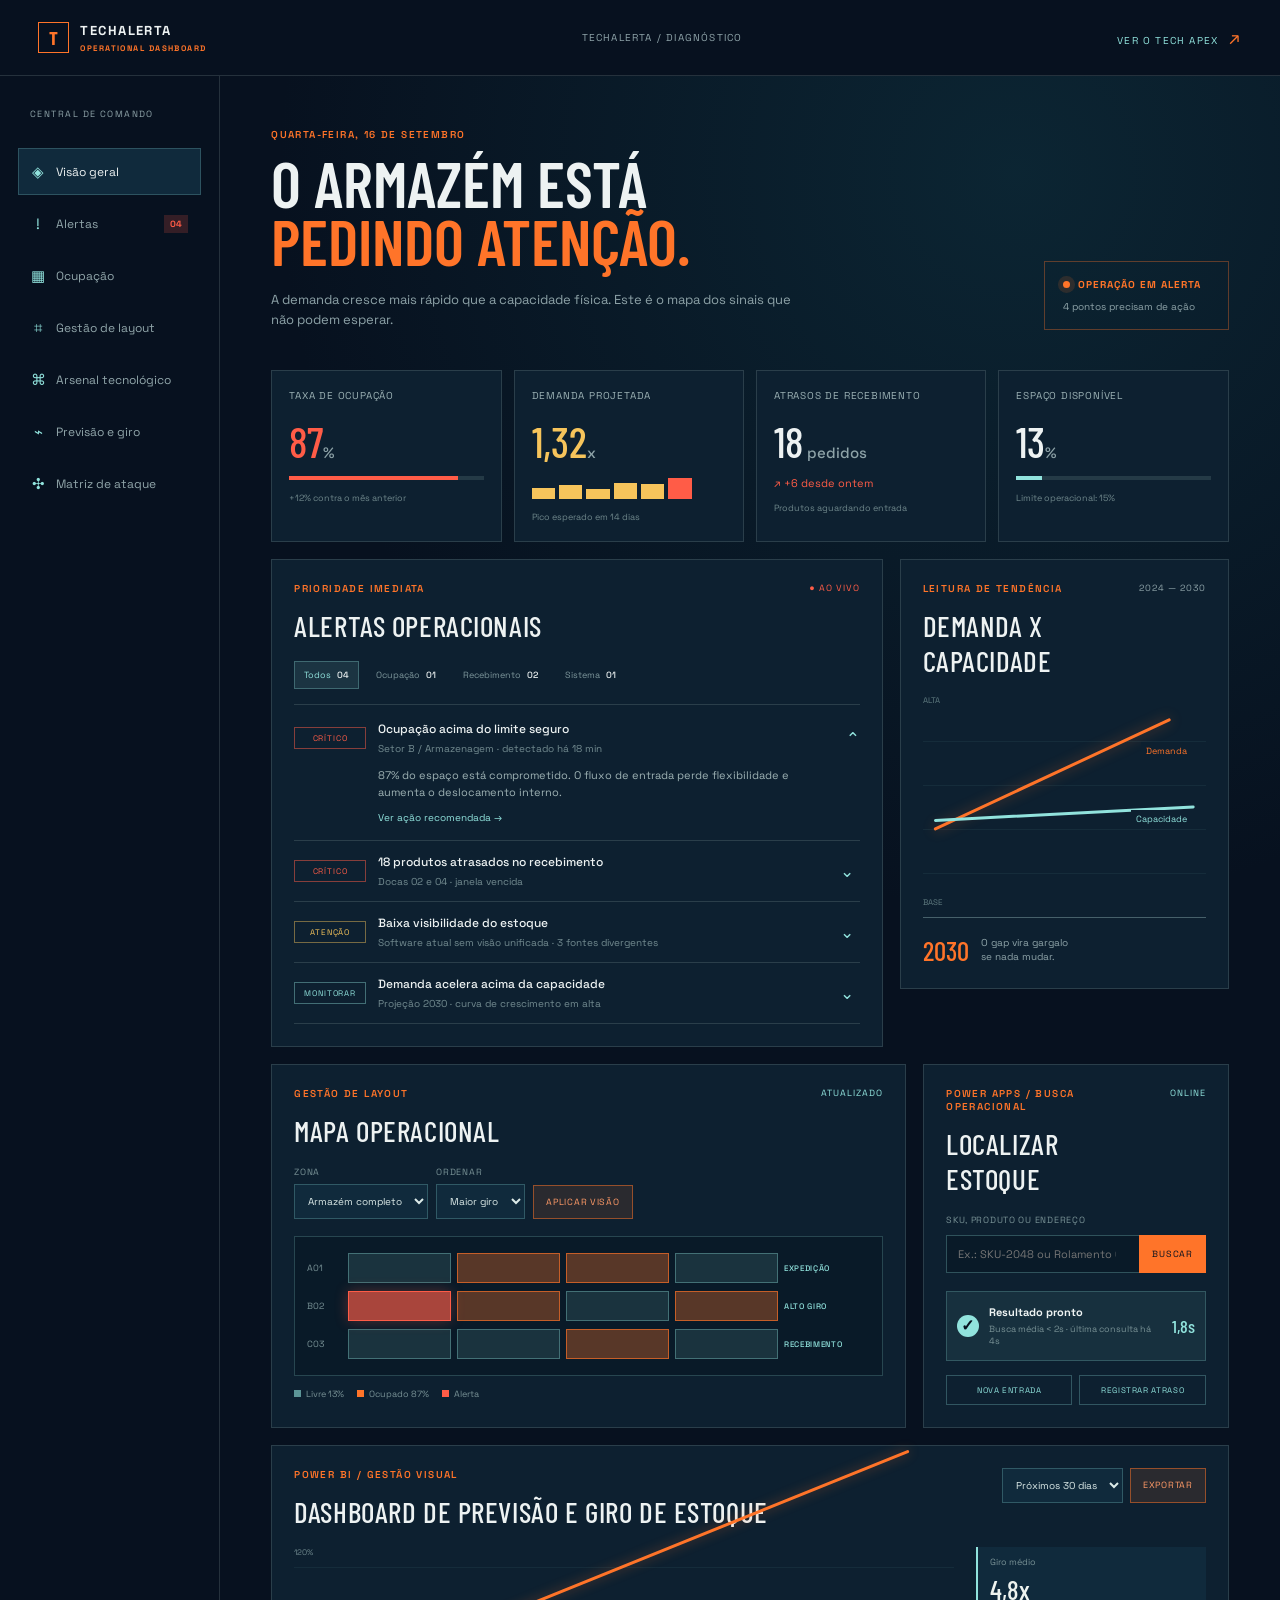
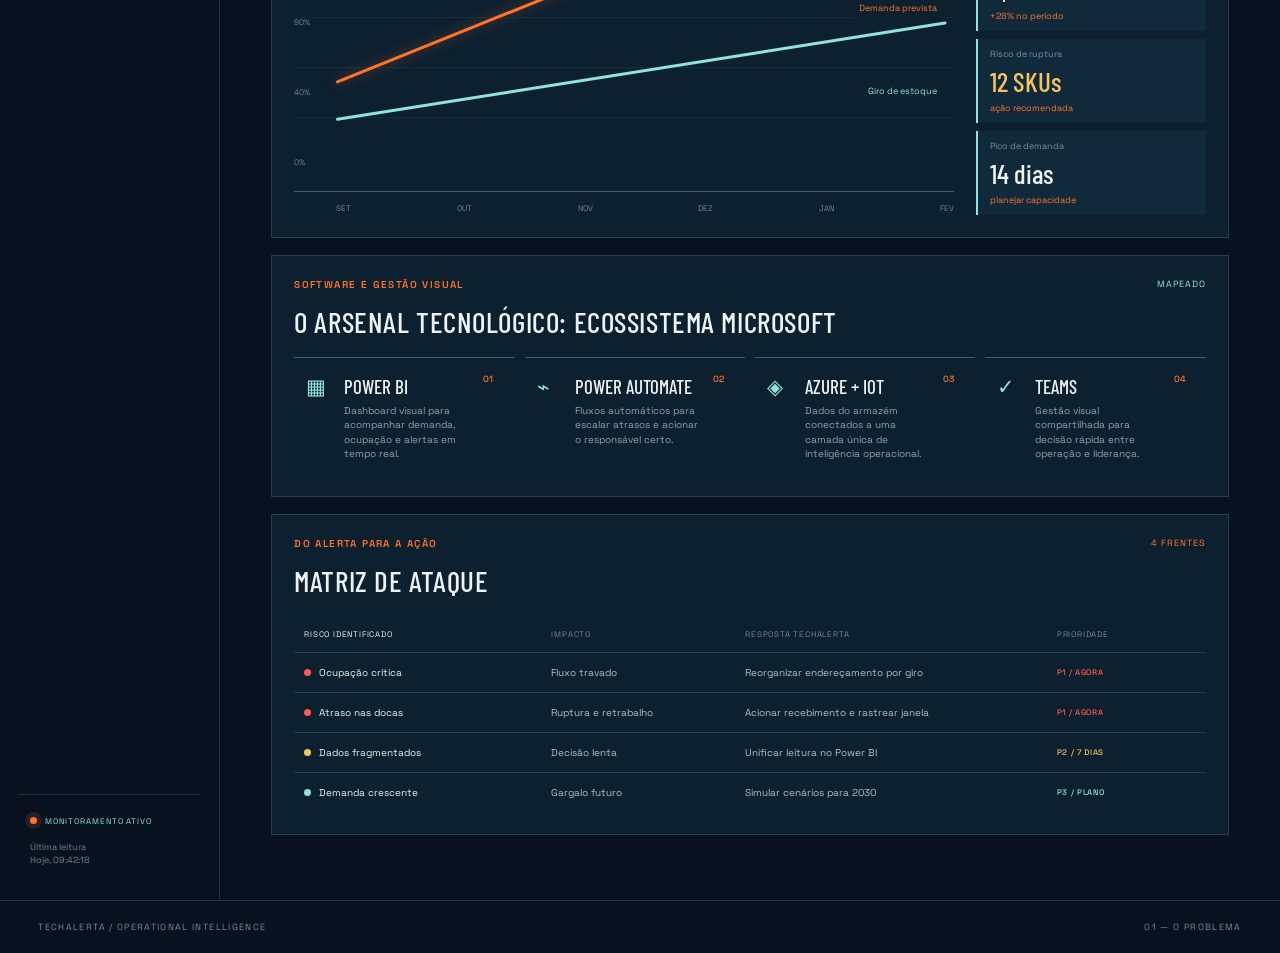
<file: index.html>
<!doctype html>
<html lang="pt-BR">
<head>
  <meta charset="utf-8">
  <meta name="viewport" content="width=device-width, initial-scale=1">
  <title>TechAlerta | Dashboard operacional</title>
  <link rel="stylesheet" href="styles.css">
  <link rel="stylesheet" href="dashboard.css">
  <link rel="stylesheet" href="operations.css">
</head>
<body>
  <header class="topbar">
    <a class="brand" href="../solucao/index.html" aria-label="Ir para o Tech Apex"><span class="brand-mark">T</span><span>TECHALERTA <small>OPERATIONAL DASHBOARD</small></span></a>
    <span class="eyebrow">TECHALERTA / DIAGNÓSTICO</span>
    <a class="switch-link" href="solucao/index2.html">Ver o Tech Apex <span>↗</span></a>
  </header>

  <main class="dashboard-shell">
    <aside class="sidebar">
      <div class="side-label">CENTRAL DE COMANDO</div>
      <nav aria-label="Navegação do dashboard">
        <a class="active" href="#visao-geral"><span>◈</span> Visão geral</a>
        <a href="#alertas"><span>!</span> Alertas <b>04</b></a>
        <a href="#ocupacao"><span>▦</span> Ocupação</a>
        <a href="#layout"><span>⌗</span> Gestão de layout</a>
        <a href="#arsenal"><span>⌘</span> Arsenal tecnológico</a>
        <a href="#previsao"><span>⌁</span> Previsão e giro</a>
        <a href="#matriz"><span>✣</span> Matriz de ataque</a>
      </nav>
      <div class="sidebar-foot"><span class="pulse"></span><span>MONITORAMENTO ATIVO</span><small>Última leitura<br>Hoje, 09:42:18</small></div>
    </aside>

    <div class="dashboard-content">
      <section id="visao-geral" class="dashboard-head">
        <div><p class="kicker">Quarta-feira, 16 de setembro</p><h1>O armazém está<br><em>pedindo atenção.</em></h1><p class="head-note">A demanda cresce mais rápido que a capacidade física. Este é o mapa dos sinais que não podem esperar.</p></div>
        <div class="head-status"><span class="pulse"></span><strong>OPERAÇÃO EM ALERTA</strong><small>4 pontos precisam de ação</small></div>
      </section>

      <section class="kpi-grid" id="ocupacao" aria-label="Indicadores de operação">
        <article class="kpi-card danger"><span>Taxa de ocupação</span><strong>87<small>%</small></strong><div class="meter"><i style="width:87%"></i></div><small class="kpi-foot">+12% contra o mês anterior</small></article>
        <article class="kpi-card warning"><span>Demanda projetada</span><strong>1,32<small>x</small></strong><div class="spark"><i></i><i></i><i></i><i></i><i></i><i></i></div><small class="kpi-foot">Pico esperado em 14 dias</small></article>
        <article class="kpi-card"><span>Atrasos de recebimento</span><strong>18<small> pedidos</small></strong><div class="kpi-trend">↗ +6 desde ontem</div><small class="kpi-foot">Produtos aguardando entrada</small></article>
        <article class="kpi-card"><span>Espaço disponível</span><strong>13<small>%</small></strong><div class="meter cool"><i style="width:13%"></i></div><small class="kpi-foot">Limite operacional: 15%</small></article>
      </section>

      <section class="workspace-grid">
        <div class="panel alert-panel" id="alertas">
          <div class="panel-title"><div><p class="kicker">Prioridade imediata</p><h2>Alertas operacionais</h2></div><span class="live-tag">● AO VIVO</span></div>
          <div class="alert-filters"><a href="#alertas">Todos <b>04</b></a><a href="#ocupacao">Ocupação <b>01</b></a><a href="#recebimento">Recebimento <b>02</b></a><a href="#software">Sistema <b>01</b></a></div>
          <div class="alert-list">
            <details class="alert-item critical" open><summary><span class="alert-level">CRÍTICO</span><span><strong>Ocupação acima do limite seguro</strong><small>Setor B / Armazenagem · detectado há 18 min</small></span><b class="chevron">⌄</b></summary><div class="alert-detail"><p>87% do espaço está comprometido. O fluxo de entrada perde flexibilidade e aumenta o deslocamento interno.</p><a href="#matriz">Ver ação recomendada →</a></div></details>
            <details class="alert-item critical" id="recebimento"><summary><span class="alert-level">CRÍTICO</span><span><strong>18 produtos atrasados no recebimento</strong><small>Docas 02 e 04 · janela vencida</small></span><b class="chevron">⌄</b></summary><div class="alert-detail"><p>O atraso de entrada desorganiza o endereçamento e cria risco de ruptura para pedidos prioritários.</p><a href="#matriz">Ver ação recomendada →</a></div></details>
            <details class="alert-item warning" id="software"><summary><span class="alert-level">ATENÇÃO</span><span><strong>Baixa visibilidade do estoque</strong><small>Software atual sem visão unificada · 3 fontes divergentes</small></span><b class="chevron">⌄</b></summary><div class="alert-detail"><p>Dados fragmentados impedem uma leitura confiável de giro, demanda e capacidade em uma única tela.</p><a href="#arsenal">Ver stack de resposta →</a></div></details>
            <details class="alert-item info"><summary><span class="alert-level">MONITORAR</span><span><strong>Demanda acelera acima da capacidade</strong><small>Projeção 2030 · curva de crescimento em alta</small></span><b class="chevron">⌄</b></summary><div class="alert-detail"><p>O descolamento entre crescimento e espaço físico indica a necessidade de atacar o fluxo antes da expansão.</p><a href="#matriz">Ver matriz de ataque →</a></div></details>
          </div>
        </div>

        <div class="panel demand-panel"><div class="panel-title"><div><p class="kicker">Leitura de tendência</p><h2>Demanda x capacidade</h2></div><span class="period">2024 — 2030</span></div><div class="big-chart"><span class="chart-y y-top">ALTA</span><span class="chart-y y-bottom">BASE</span><div class="chart-grid"></div><div class="chart-line demand-line"></div><div class="chart-line capacity-line"></div><span class="chart-legend demand-key">Demanda</span><span class="chart-legend capacity-key">Capacidade</span></div><div class="chart-callout"><b>2030</b><span>O gap vira gargalo<br>se nada mudar.</span></div></div>
      </section>

      <section class="management-grid" id="layout">
        <div class="panel layout-panel"><div class="panel-title"><div><p class="kicker">Gestão de layout</p><h2>Mapa operacional</h2></div><span class="system-state">ATUALIZADO</span></div><div class="layout-toolbar"><label>Zona <select><option>Armazém completo</option><option>Setor A</option><option>Setor B</option><option>Docas</option></select></label><label>Ordenar <select><option>Maior giro</option><option>Ocupação</option><option>Risco</option></select></label><button type="button">Aplicar visão</button></div><div class="warehouse-map"><div class="map-row"><span>A01</span><i class="free"></i><i class="busy"></i><i class="busy"></i><i class="free"></i><b>EXPEDIÇÃO</b></div><div class="map-row"><span>B02</span><i class="busy critical-cell"></i><i class="busy"></i><i class="free"></i><i class="busy"></i><b>ALTO GIRO</b></div><div class="map-row"><span>C03</span><i class="free"></i><i class="free"></i><i class="busy"></i><i class="free"></i><b>RECEBIMENTO</b></div></div><div class="map-legend"><span><i class="free"></i>Livre 13%</span><span><i class="busy"></i>Ocupado 87%</span><span><i class="critical-cell"></i>Alerta</span></div></div>
        <div class="panel app-panel"><div class="panel-title"><div><p class="kicker">Power Apps / busca operacional</p><h2>Localizar estoque</h2></div><span class="system-state">ONLINE</span></div><form class="stock-search"><label for="stock-query">SKU, produto ou endereço</label><div><input id="stock-query" type="search" placeholder="Ex.: SKU-2048 ou Rolamento 6204"><button type="submit">Buscar</button></div></form><div class="search-result"><span class="result-icon">✓</span><div><strong>Resultado pronto</strong><small>Busca média &lt; 2s · última consulta há 4s</small></div><b>1,8s</b></div><div class="app-shortcuts"><button type="button">Nova entrada</button><button type="button">Registrar atraso</button></div></div>
      </section>

      <section class="panel forecast-panel" id="previsao"><div class="panel-title"><div><p class="kicker">Power BI / gestão visual</p><h2>Dashboard de previsão e giro de estoque</h2></div><div class="dashboard-actions"><select aria-label="Período do dashboard"><option>Próximos 30 dias</option><option>Próximos 90 dias</option><option>Visão 2030</option></select><button type="button">Exportar</button></div></div><div class="forecast-layout"><div class="forecast-chart"><div class="forecast-axis"><span>120%</span><span>80%</span><span>40%</span><span>0%</span></div><div class="forecast-grid"></div><div class="forecast-line predicted-line"></div><div class="forecast-line turnover-line"></div><div class="forecast-label predicted-label">Demanda prevista</div><div class="forecast-label turnover-label">Giro de estoque</div><div class="forecast-months"><span>SET</span><span>OUT</span><span>NOV</span><span>DEZ</span><span>JAN</span><span>FEV</span></div></div><div class="forecast-stats"><div><span>Giro médio</span><strong>4,8x</strong><small>+28% no período</small></div><div><span>Risco de ruptura</span><strong class="yellow-text">12 SKUs</strong><small>ação recomendada</small></div><div><span>Pico de demanda</span><strong>14 dias</strong><small>planejar capacidade</small></div></div></div></section>

      <section class="panel arsenal-panel" id="arsenal"><div class="panel-title"><div><p class="kicker">Software e gestão visual</p><h2>O Arsenal Tecnológico: Ecossistema Microsoft</h2></div><span class="system-state">MAPEADO</span></div><div class="arsenal-grid"><article><span class="tech-icon">▦</span><div><h3>Power BI</h3><p>Dashboard visual para acompanhar demanda, ocupação e alertas em tempo real.</p></div><b>01</b></article><article><span class="tech-icon">⌁</span><div><h3>Power Automate</h3><p>Fluxos automáticos para escalar atrasos e acionar o responsável certo.</p></div><b>02</b></article><article><span class="tech-icon">◈</span><div><h3>Azure + IoT</h3><p>Dados do armazém conectados a uma camada única de inteligência operacional.</p></div><b>03</b></article><article><span class="tech-icon">✓</span><div><h3>Teams</h3><p>Gestão visual compartilhada para decisão rápida entre operação e liderança.</p></div><b>04</b></article></div></section>

      <section class="panel matrix-panel" id="matriz"><div class="panel-title"><div><p class="kicker">Do alerta para a ação</p><h2>Matriz de ataque</h2></div><span class="system-state orange-state">4 FRENTES</span></div><div class="matrix-table"><div class="matrix-row matrix-head"><span>Risco identificado</span><span>Impacto</span><span>Resposta TechAlerta</span><span>Prioridade</span></div><div class="matrix-row"><span><b class="row-dot red"></b>Ocupação crítica</span><span>Fluxo travado</span><span>Reorganizar endereçamento por giro</span><strong class="priority p1">P1 / AGORA</strong></div><div class="matrix-row"><span><b class="row-dot red"></b>Atraso nas docas</span><span>Ruptura e retrabalho</span><span>Acionar recebimento e rastrear janela</span><strong class="priority p1">P1 / AGORA</strong></div><div class="matrix-row"><span><b class="row-dot yellow"></b>Dados fragmentados</span><span>Decisão lenta</span><span>Unificar leitura no Power BI</span><strong class="priority p2">P2 / 7 DIAS</strong></div><div class="matrix-row"><span><b class="row-dot blue"></b>Demanda crescente</span><span>Gargalo futuro</span><span>Simular cenários para 2030</span><strong class="priority p3">P3 / PLANO</strong></div></div></section>
    </div>
  </main>
  <footer><span>TECHALERTA / OPERATIONAL INTELLIGENCE</span><span>01 — O PROBLEMA</span></footer>
</body>
</html>
</file>
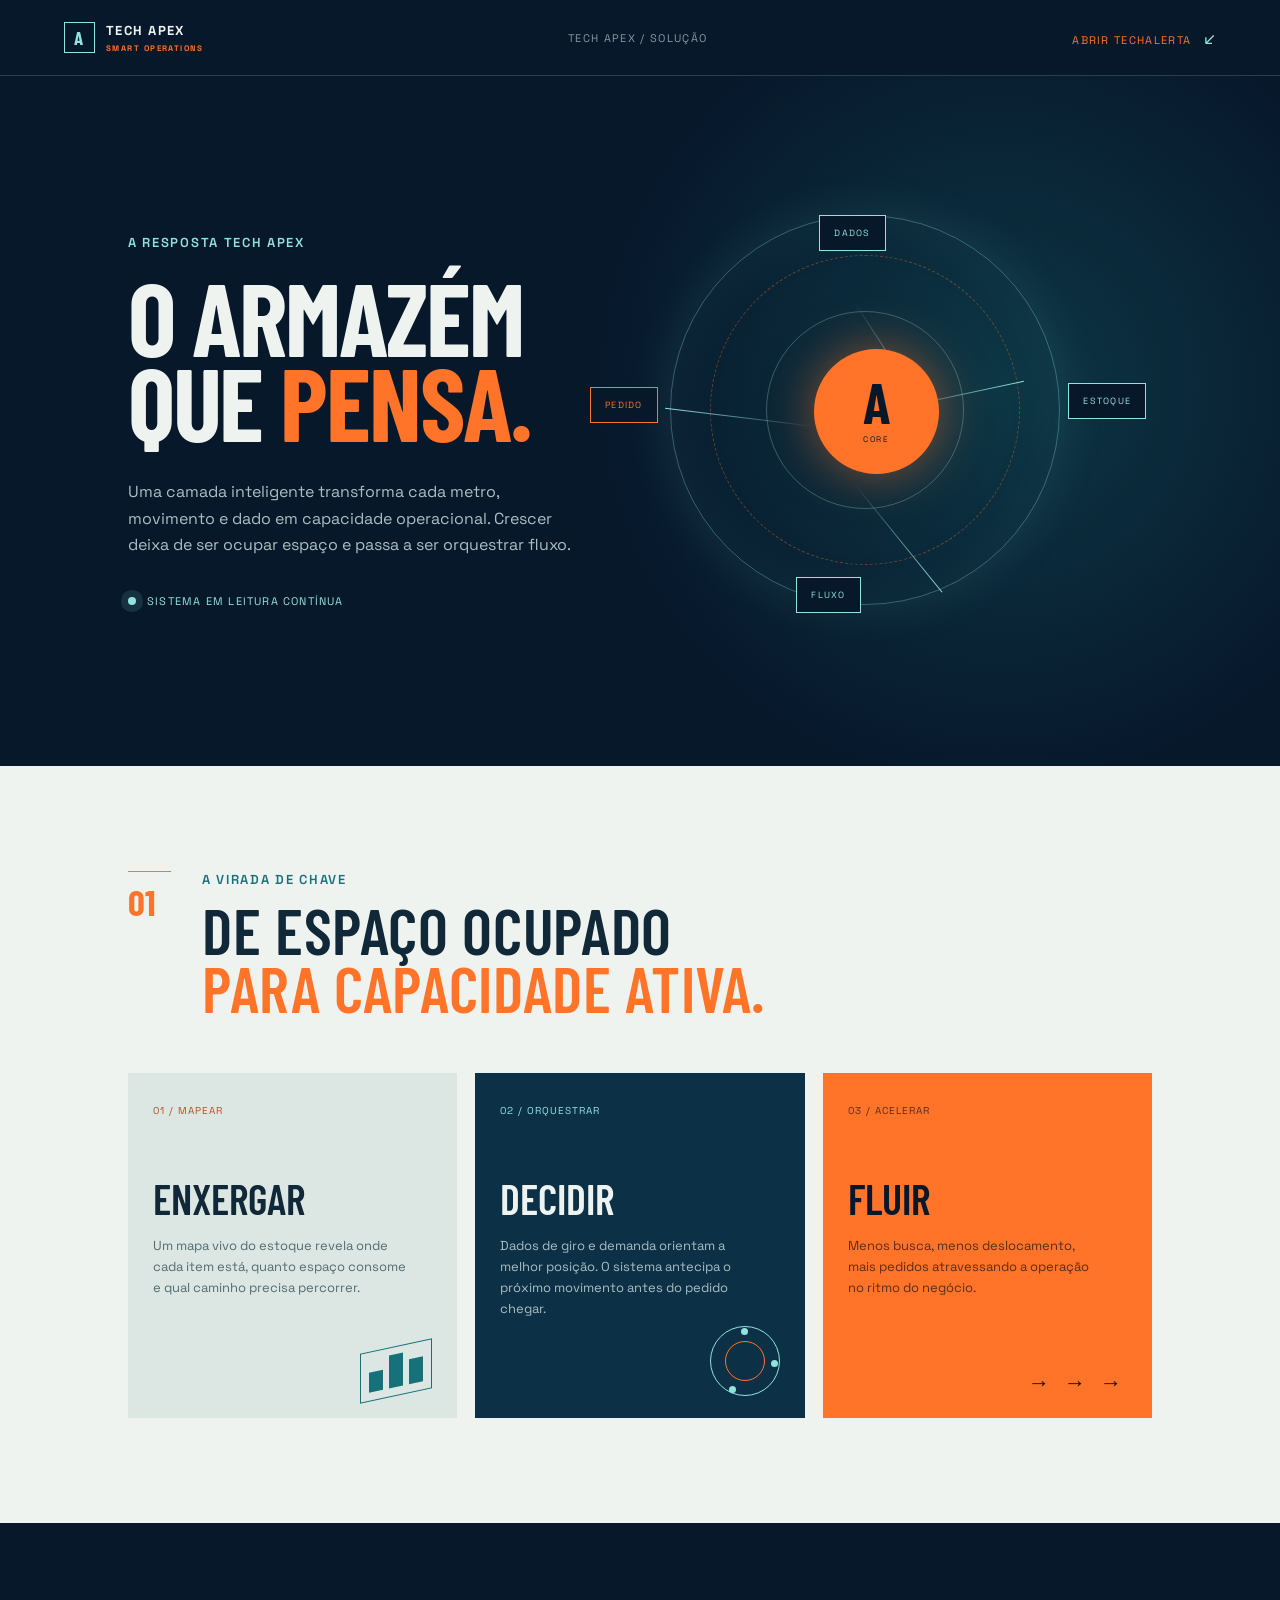
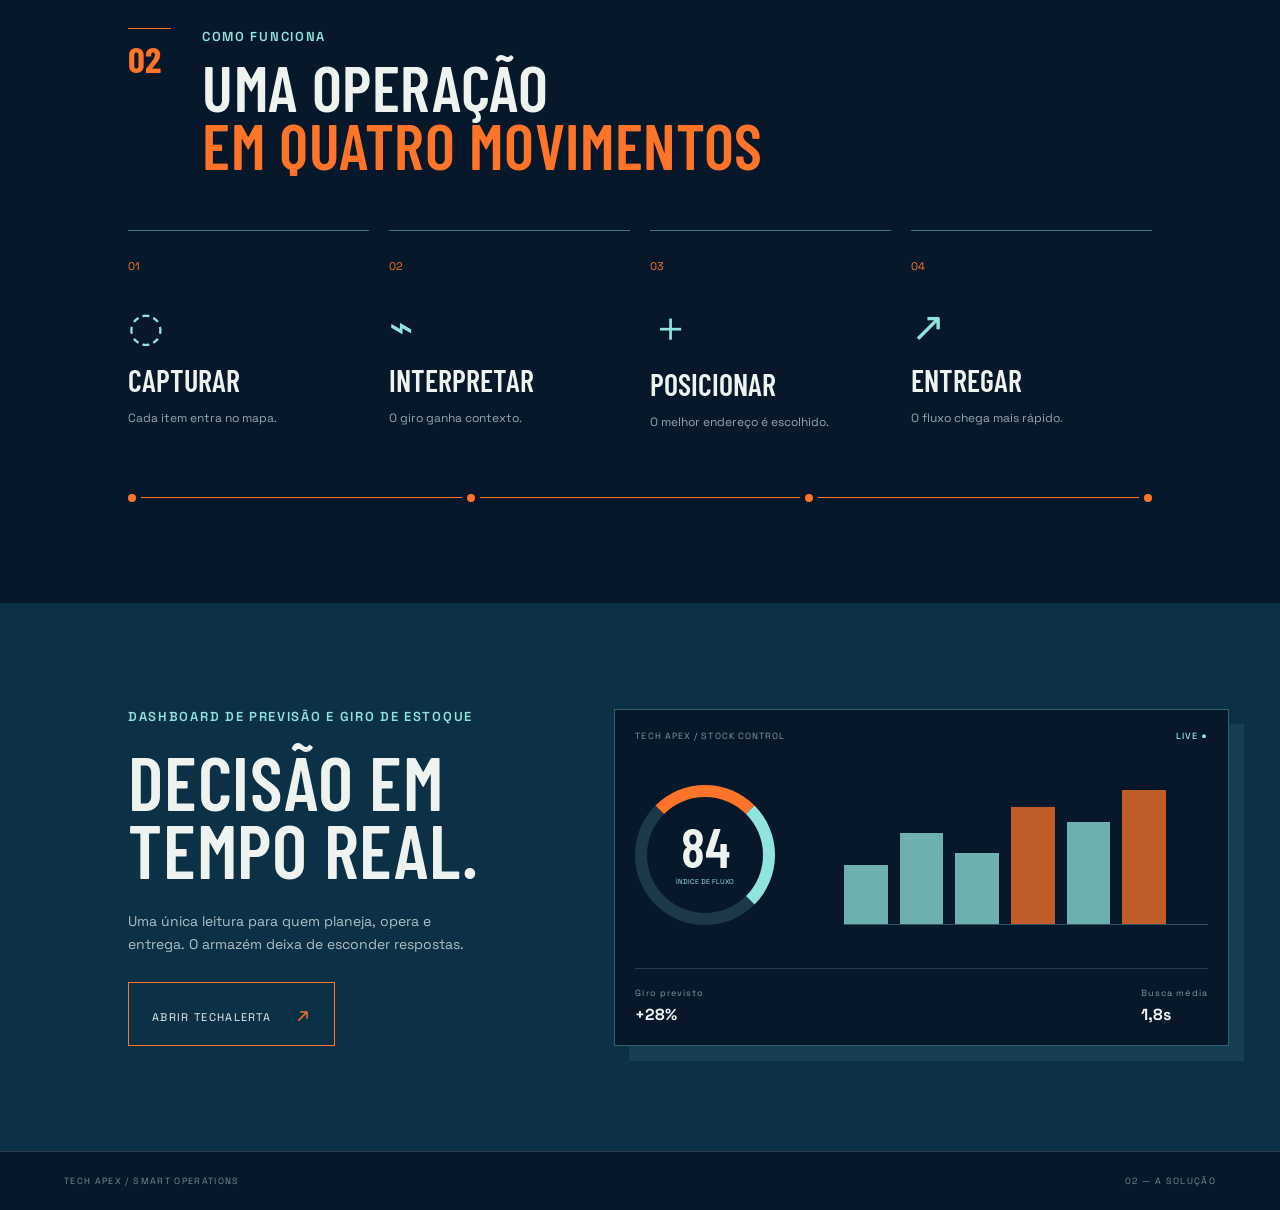
<file: solucao/index2.html>
<!doctype html>
<html lang="pt-BR">
<head>
  <meta charset="utf-8">
  <meta name="viewport" content="width=device-width, initial-scale=1">
  <title>Tech Apex | Armazém que pensa</title>
  <link rel="stylesheet" href="styles.css">
</head>
<body>
  <header class="topbar"><a class="brand" href="index.html" aria-label="Página inicial Tech Apex"><span class="brand-mark">A</span><span>TECH APEX <small>SMART OPERATIONS</small></span></a><span class="eyebrow">TECH APEX / SOLUÇÃO</span><a class="switch-link" href="#matriz">Abrir TechAlerta <span>↙</span></a></header>
  <main>
    <section class="hero section-pad"><div class="hero-copy"><p class="kicker">A resposta Tech Apex</p><h1>O armazém<br>que <em>pensa.</em></h1><p class="lead">Uma camada inteligente transforma cada metro, movimento e dado em capacidade operacional. Crescer deixa de ser ocupar espaço e passa a ser orquestrar fluxo.</p><div class="hero-meta"><span class="status-dot"></span><span>Sistema em leitura contínua</span></div></div><div class="system-visual" aria-label="Diagrama visual da rede inteligente Tech Apex"><div class="halo"></div><div class="node node-one">DADOS</div><div class="node node-two">ESTOQUE</div><div class="node node-three">FLUXO</div><div class="node node-four">PEDIDO</div><div class="core"><b>A</b><span>CORE</span></div><div class="connection c-one"></div><div class="connection c-two"></div><div class="connection c-three"></div><div class="connection c-four"></div></div></section>
    <section class="promise section-pad"><div class="section-intro"><span class="section-number">01</span><div><p class="kicker">A virada de chave</p><h2>De espaço ocupado<br><span>para capacidade ativa.</span></h2></div></div><div class="promise-grid"><div class="promise-card"><span class="card-index">01 / MAPEAR</span><h3>Enxergar</h3><p>Um mapa vivo do estoque revela onde cada item está, quanto espaço consome e qual caminho precisa percorrer.</p><div class="card-symbol symbol-map"><i></i><i></i><i></i></div></div><div class="promise-card dark-card"><span class="card-index">02 / ORQUESTRAR</span><h3>Decidir</h3><p>Dados de giro e demanda orientam a melhor posição. O sistema antecipa o próximo movimento antes do pedido chegar.</p><div class="card-symbol symbol-orbit"><i></i><i></i><i></i></div></div><div class="promise-card orange-card"><span class="card-index">03 / ACELERAR</span><h3>Fluir</h3><p>Menos busca, menos deslocamento, mais pedidos atravessando a operação no ritmo do negócio.</p><div class="card-symbol symbol-flow">→ → →</div></div></div></section>
    <section class="operation section-pad"><div class="section-intro"><span class="section-number">02</span><div><p class="kicker">Como funciona</p><h2>Uma operação<br><span>em quatro movimentos</span></h2></div></div><div class="timeline"><div class="step"><span>01</span><div class="step-icon">◌</div><h3>Capturar</h3><p>Cada item entra no mapa.</p></div><div class="step"><span>02</span><div class="step-icon">⌁</div><h3>Interpretar</h3><p>O giro ganha contexto.</p></div><div class="step"><span>03</span><div class="step-icon">＋</div><h3>Posicionar</h3><p>O melhor endereço é escolhido.</p></div><div class="step"><span>04</span><div class="step-icon">↗</div><h3>Entregar</h3><p>O fluxo chega mais rápido.</p></div></div><div class="route-line"><i></i><i></i><i></i><i></i></div></section>
    <section class="dashboard section-pad"><div class="dashboard-copy"><p class="kicker">Dashboard de previsão e giro de estoque</p><h2>Decisão em tempo real.</h2><p>Uma única leitura para quem planeja, opera e entrega. O armazém deixa de esconder respostas.</p><a class="cta" href="index.html">Abrir TechAlerta <span>↗</span></a></div><div class="dashboard-screen"><div class="screen-top"><span>TECH APEX / STOCK CONTROL</span><b>LIVE ●</b></div><div class="screen-main"><div class="ring"><strong>84</strong><small>ÍNDICE DE FLUXO</small></div><div class="bars"><i style="height:42%"></i><i style="height:65%"></i><i style="height:51%"></i><i style="height:84%"></i><i style="height:73%"></i><i style="height:96%"></i></div></div><div class="screen-bottom"><span>Giro previsto <b>+28%</b></span><span>Busca média <b>1,8s</b></span></div></div></section>
  </main><footer><span>TECH APEX / SMART OPERATIONS</span><span>02 — A SOLUÇÃO</span></footer>
</body>
</html>
</file>
<file: styles.css>
@import url('https://fonts.googleapis.com/css2?family=Barlow+Condensed:wght@400;500;600;700;800&family=Space+Grotesk:wght@400;500;600;700&display=swap');
:root{--ink:#07182b;--deep:#07111f;--paper:#edf2f2;--orange:#ff7429;--cyan:#86dce2;--muted:#8c9aa5;--line:rgba(223,238,236,.16)}*{box-sizing:border-box}html{scroll-behavior:smooth}body{margin:0;background:var(--deep);color:var(--paper);font-family:'Space Grotesk',sans-serif}a{color:inherit;text-decoration:none}.topbar{height:76px;border-bottom:1px solid var(--line);display:flex;align-items:center;justify-content:space-between;padding:0 5vw;position:relative;z-index:2}.brand{display:flex;align-items:center;gap:11px;font-size:13px;font-weight:700;letter-spacing:.11em}.brand small{display:block;color:var(--orange);font-size:8px;letter-spacing:.18em;margin-top:4px}.brand-mark{display:grid;place-items:center;border:1px solid var(--orange);color:var(--orange);font-size:19px;width:31px;height:31px;font-family:'Barlow Condensed',sans-serif}.eyebrow,.switch-link{font-size:11px;letter-spacing:.12em;text-transform:uppercase}.eyebrow{color:var(--muted)}.switch-link{color:var(--cyan)}.switch-link span{color:var(--orange);font-size:18px;margin-left:8px}.section-pad{padding:105px 10vw}.hero{min-height:650px;display:grid;grid-template-columns:42% 58%;align-items:center;overflow:hidden;background:radial-gradient(circle at 80% 50%,rgba(14,58,82,.46),transparent 40%)}.kicker{color:var(--orange);font:600 13px 'Space Grotesk',sans-serif;text-transform:uppercase;letter-spacing:.13em;margin:0 0 23px}.hero h1{font:700 clamp(60px,8vw,124px)/.83 'Barlow Condensed',sans-serif;letter-spacing:-.02em;margin:0;text-transform:uppercase}.hero h1 em,.closing em{color:var(--orange);font-style:normal}.lead{max-width:430px;color:#aebdc2;font-size:16px;line-height:1.65;margin:35px 0}.hero-meta{display:flex;gap:10px;align-items:center;color:var(--cyan);font-size:11px;text-transform:uppercase;letter-spacing:.11em}.pulse{width:8px;height:8px;border-radius:50%;background:var(--orange);box-shadow:0 0 0 7px rgba(255,116,41,.14)}.warehouse-scene{height:470px;position:relative;perspective:900px}.warehouse-grid{position:absolute;inset:15% 2% 8%;background:linear-gradient(90deg,transparent 49.7%,rgba(134,220,226,.15) 50%,transparent 50.3%),linear-gradient(0deg,transparent 49.7%,rgba(134,220,226,.15) 50%,transparent 50.3%);background-size:70px 70px;transform:rotateX(62deg) rotateZ(-17deg);border:1px solid rgba(134,220,226,.3);opacity:.65}.orbit{position:absolute;border:1px solid rgba(255,116,41,.42);border-radius:50%;transform:rotateX(65deg) rotateZ(-20deg)}.orbit-one{inset:15% 7% 13%;}.orbit-two{inset:26% 17% 24%;border-color:rgba(134,220,226,.3)}.cube{position:absolute;transform:rotateX(55deg) rotateZ(-29deg);border:2px solid var(--cyan);background:rgba(7,24,43,.7);box-shadow:0 0 25px rgba(134,220,226,.12)}.cube-back{width:170px;height:170px;left:31%;top:24%;opacity:.4}.cube-mid{width:210px;height:210px;left:38%;top:31%;border-color:var(--orange);opacity:.6}.cube-front{width:255px;height:255px;left:26%;top:21%;display:flex;flex-direction:column;justify-content:space-around;padding:25px;box-shadow:0 0 45px rgba(255,116,41,.18)}.cube-front span{height:1px;background:linear-gradient(90deg,transparent,var(--cyan),transparent);display:block}.lock{position:absolute;left:58%;top:42%;z-index:1;text-align:center}.shackle{width:60px;height:60px;border:9px solid var(--orange);border-bottom:0;border-radius:50px 50px 0 0;margin:auto}.lock-body{width:90px;height:78px;background:var(--orange);color:var(--deep);font:700 48px/78px 'Barlow Condensed';box-shadow:0 10px 35px rgba(255,116,41,.45)}.scene-label{position:absolute;font-size:10px;letter-spacing:.13em;color:var(--cyan);line-height:1.6}.scene-label b{color:var(--paper);font-weight:500}.label-space{top:17%;right:1%}.label-flow{bottom:14%;left:2%}.section-intro{display:flex;gap:31px;align-items:flex-start;margin-bottom:57px}.section-number{font:700 37px 'Barlow Condensed';color:var(--orange);border-top:1px solid var(--orange);padding-top:7px;width:43px}.section-intro .kicker{margin:0 0 13px}.section-intro h2,.closing h2{font:600 clamp(38px,5vw,72px)/.9 'Barlow Condensed';text-transform:uppercase;margin:0;letter-spacing:.01em}.section-intro h2 span{color:var(--cyan)}.contrast{background:var(--paper);color:var(--ink)}.contrast .section-intro h2 span{color:#bc4d16}.growth-layout{display:grid;grid-template-columns:1fr 1fr;gap:20px}.chart-panel,.blocked-panel{min-height:310px;background:#e3e9e8;border:1px solid #c8d3d1;padding:25px;position:relative;overflow:hidden}.blocked-panel{background:#d5dedc}.panel-head{display:flex;justify-content:space-between;font-size:11px;text-transform:uppercase;letter-spacing:.1em;color:#60727a}.panel-head strong{color:var(--orange)}.chart{height:205px;position:relative;margin-top:25px;border-bottom:1px solid #9dadad;background:repeating-linear-gradient(0deg,transparent 0 49px,rgba(7,24,43,.09) 50px)}.line{height:4px;position:absolute;transform-origin:left center;background:var(--orange);border-radius:10px;box-shadow:0 0 15px rgba(255,116,41,.35)}.line-a{width:250px;left:9%;top:73%;transform:rotate(-24deg)}.line-b{width:160px;left:66%;top:10%;transform:rotate(32deg);background:var(--cyan)}.dot{position:absolute;width:13px;height:13px;border-radius:50%;background:var(--orange);border:3px solid var(--paper)}.dot-a{left:8%;top:70%}.dot-b{left:64%;top:8%;background:var(--cyan)}.chart-arrow{position:absolute;right:1%;top:0;color:var(--orange);font-size:55px}.year{position:absolute;bottom:-22px;color:#71848a;font-size:10px}.y1{left:5%}.y2{left:47%}.y3{right:3%}.chart-note{position:absolute;bottom:12px;left:25px;font-size:12px;color:#71848a}.chart-note b{color:var(--orange);font-size:20px;margin-right:7px}.mini-racks{height:205px;margin-top:25px;display:flex;gap:10px;align-items:end;justify-content:center;position:relative}.mini-racks i{width:14%;height:80%;border:2px solid #6e8586;background:repeating-linear-gradient(0deg,transparent 0 28px,#6e8586 29px 31px),rgba(107,133,134,.12);transform:skewY(-8deg)}.chain{height:170px;width:35px;border:9px solid var(--orange);border-radius:50%;position:absolute;transform:rotate(55deg);opacity:.75}.chain-a{left:30%;top:14%}.chain-b{right:23%;top:5%;transform:rotate(35deg)}.signals{background:var(--deep)}.signal-grid{display:grid;grid-template-columns:repeat(4,1fr);border-top:1px solid var(--line)}.signal-grid article{padding:25px 23px 18px 0;border-right:1px solid var(--line);margin-right:23px}.signal-icon{color:var(--orange);font-size:12px}.signal-grid h3{font:600 30px 'Barlow Condensed';text-transform:uppercase;margin:27px 0 10px}.signal-grid p{font-size:13px;line-height:1.6;color:#9eb0b3;max-width:220px;min-height:82px}.signal-line{height:2px;width:50%;background:var(--cyan);opacity:.6}.closing{display:flex;align-items:end;justify-content:space-between;background:#102a3c;min-height:360px}.closing h2{max-width:700px}.closing .kicker{color:var(--cyan)}.cta{border:1px solid var(--orange);padding:18px 23px;color:var(--paper);text-transform:uppercase;font-size:11px;letter-spacing:.12em;white-space:nowrap}.cta span{color:var(--orange);font-size:20px;margin-left:25px}footer{border-top:1px solid var(--line);display:flex;justify-content:space-between;padding:23px 5vw;color:#738b91;font-size:9px;letter-spacing:.15em}.reveal{animation:rise .8s ease both}@keyframes rise{from{opacity:0;transform:translateY(18px)}to{opacity:1;transform:none}}@media(max-width:800px){.topbar{padding:0 6vw}.eyebrow{display:none}.section-pad{padding:75px 7vw}.hero{display:block;padding-top:80px}.hero-copy{position:relative;z-index:1}.warehouse-scene{height:370px;margin-top:-15px;transform:scale(.9);transform-origin:center}.growth-layout{grid-template-columns:1fr}.signal-grid{grid-template-columns:1fr 1fr}.signal-grid article:nth-child(2){border-right:0}.signal-grid article:nth-child(3),.signal-grid article:nth-child(4){border-top:1px solid var(--line);padding-top:25px}.closing{display:block}.cta{display:inline-block;margin-top:35px}.switch-link{font-size:9px}}
</file>
<file: dashboard.css>
@import url('https://fonts.googleapis.com/css2?family=Barlow+Condensed:wght@400;500;600;700;800&family=Space+Grotesk:wght@400;500;600;700&display=swap');
:root{--bg:#07111f;--panel:#0d2030;--panel-2:#102a3c;--paper:#edf2f2;--muted:#8ea3a8;--orange:#ff7429;--cyan:#91e3dd;--red:#ff5c47;--yellow:#f6c45b;--line:rgba(218,237,235,.14)}*{box-sizing:border-box}html{scroll-behavior:smooth}body{margin:0;background:var(--bg);color:var(--paper);font-family:'Space Grotesk',sans-serif}a{color:inherit;text-decoration:none}.topbar{height:76px;padding:0 3vw;border-bottom:1px solid var(--line);display:flex;align-items:center;justify-content:space-between}.brand{display:flex;align-items:center;gap:11px;font-size:13px;font-weight:700;letter-spacing:.11em}.brand small{display:block;color:var(--orange);font-size:8px;letter-spacing:.18em;margin-top:4px}.brand-mark{display:grid;place-items:center;width:31px;height:31px;border:1px solid var(--orange);color:var(--orange);font:700 19px 'Barlow Condensed'}.eyebrow,.switch-link{font-size:10px;letter-spacing:.12em;text-transform:uppercase}.eyebrow{color:var(--muted)}.switch-link{color:var(--cyan)}.switch-link span{color:var(--orange);font-size:18px;margin-left:7px}.dashboard-shell{display:grid;grid-template-columns:220px minmax(0,1fr);min-height:calc(100vh - 76px)}.sidebar{border-right:1px solid var(--line);padding:32px 18px;display:flex;flex-direction:column}.side-label{font-size:9px;letter-spacing:.16em;color:var(--muted);margin:0 12px 28px}.sidebar nav{display:grid;gap:5px}.sidebar nav a{color:#91a6aa;font-size:12px;padding:13px 12px;border:1px solid transparent;display:flex;align-items:center;gap:11px}.sidebar nav a span{color:var(--cyan);font-size:15px;width:14px;text-align:center}.sidebar nav a b{margin-left:auto;background:rgba(255,92,71,.18);color:var(--red);font-size:9px;padding:3px 6px}.sidebar nav a.active,.sidebar nav a:hover{background:var(--panel-2);border-color:rgba(145,227,221,.22);color:var(--paper)}.sidebar-foot{margin-top:auto;border-top:1px solid var(--line);padding:20px 12px 0;color:var(--cyan);font-size:8px;letter-spacing:.12em;line-height:1.7}.sidebar-foot .pulse{display:inline-block;margin-right:8px}.sidebar-foot small{display:block;color:#6f868b;font-size:9px;letter-spacing:0;margin-top:12px;line-height:1.5}.pulse{width:7px;height:7px;border-radius:50%;background:var(--orange);box-shadow:0 0 0 5px rgba(255,116,41,.14)}.dashboard-content{min-width:0;padding:52px clamp(24px,4vw,65px) 65px;background:radial-gradient(circle at 75% 4%,rgba(19,70,83,.38),transparent 30%)}.dashboard-head{display:flex;justify-content:space-between;gap:30px;align-items:end;margin-bottom:40px}.kicker{color:var(--orange);font-size:10px;font-weight:600;text-transform:uppercase;letter-spacing:.14em;margin:0 0 13px}.dashboard-head h1{font:600 clamp(40px,5vw,70px)/.9 'Barlow Condensed';text-transform:uppercase;margin:0}.dashboard-head h1 em{color:var(--orange);font-style:normal}.head-note{color:var(--muted);font-size:13px;line-height:1.55;max-width:530px;margin:21px 0 0}.head-status{border:1px solid rgba(255,116,41,.35);padding:16px 18px;min-width:185px;color:var(--orange);font-size:10px;letter-spacing:.1em}.head-status .pulse{display:inline-block;margin-right:8px}.head-status small{display:block;color:var(--muted);font-size:10px;letter-spacing:0;margin-top:9px}.kpi-grid{display:grid;grid-template-columns:repeat(4,1fr);gap:12px;margin-bottom:17px}.kpi-card{background:var(--panel);border:1px solid var(--line);padding:18px 17px;min-height:150px}.kpi-card>span{display:block;color:#9ab0b3;font-size:10px;text-transform:uppercase;letter-spacing:.08em}.kpi-card strong{display:block;font:500 43px 'Barlow Condensed';margin:13px 0 9px}.kpi-card strong small{font:500 15px 'Space Grotesk';color:var(--muted)}.kpi-card.danger strong{color:var(--red)}.kpi-card.warning strong{color:var(--yellow)}.meter{height:4px;background:#243a46}.meter i{display:block;height:100%;background:var(--red)}.meter.cool i{background:var(--cyan)}.spark{height:23px;display:flex;gap:4px;align-items:end}.spark i{width:12%;background:var(--yellow);height:50%}.spark i:nth-child(2){height:63%}.spark i:nth-child(3){height:47%}.spark i:nth-child(4){height:72%}.spark i:nth-child(5){height:68%}.spark i:nth-child(6){height:94%;background:var(--red)}.kpi-trend{color:var(--red);font-size:11px}.kpi-foot{display:block;color:#6e868a;font-size:9px;margin-top:12px}.workspace-grid{display:grid;grid-template-columns:minmax(0,1.3fr) minmax(300px,.7fr);gap:17px;align-items:start}.panel{background:var(--panel);border:1px solid var(--line);padding:22px}.panel-title{display:flex;justify-content:space-between;align-items:start;gap:15px;margin-bottom:18px}.panel-title h2{font:500 29px 'Barlow Condensed';text-transform:uppercase;margin:0;letter-spacing:.02em}.live-tag,.system-state,.period{color:var(--cyan);font-size:9px;letter-spacing:.11em;white-space:nowrap}.live-tag{color:var(--red)}.alert-filters{display:flex;gap:7px;border-bottom:1px solid var(--line);padding-bottom:15px;margin-bottom:3px;overflow:auto}.alert-filters a{border:1px solid transparent;color:#7d969b;font-size:9px;padding:7px 9px;white-space:nowrap}.alert-filters a:hover,.alert-filters a:first-child{background:rgba(145,227,221,.1);border-color:rgba(145,227,221,.3);color:var(--cyan)}.alert-filters b{color:var(--paper);font-weight:500;margin-left:4px}.alert-item{border-bottom:1px solid var(--line);padding:13px 0}.alert-item summary{display:grid;grid-template-columns:72px 1fr 20px;align-items:center;gap:12px;cursor:pointer;list-style:none}.alert-item summary::-webkit-details-marker{display:none}.alert-level{font-size:8px;letter-spacing:.11em;color:var(--red);border:1px solid rgba(255,92,71,.5);padding:5px 6px;text-align:center}.alert-item.warning .alert-level{color:var(--yellow);border-color:rgba(246,196,91,.45)}.alert-item.info .alert-level{color:var(--cyan);border-color:rgba(145,227,221,.4)}.alert-item strong{display:block;font-size:12px;font-weight:500}.alert-item summary small{display:block;color:#738b90;font-size:10px;margin-top:5px}.chevron{color:var(--cyan);font-size:17px;font-weight:400;transition:transform .2s}.alert-item[open] .chevron{transform:rotate(180deg)}.alert-detail{padding:12px 31px 1px 84px;color:#9eb2b4;font-size:11px;line-height:1.5}.alert-detail p{margin:0 0 9px}.alert-detail a{color:var(--cyan);font-size:10px}.demand-panel{position:relative;min-height:390px}.demand-panel .period{color:var(--muted)}.big-chart{height:220px;position:relative;border-bottom:1px solid #46606a;margin-top:20px}.chart-grid{position:absolute;inset:0;background:repeating-linear-gradient(0deg,transparent 0 43px,rgba(145,227,221,.12) 44px)}.chart-line{height:3px;position:absolute;left:4%;width:92%;transform-origin:left;border-radius:5px}.demand-line{top:59%;background:var(--orange);transform:rotate(-25deg);box-shadow:0 0 13px rgba(255,116,41,.45)}.capacity-line{top:55%;background:var(--cyan);transform:rotate(-3deg)}.chart-y{position:absolute;left:0;font-size:8px;color:#607b80;transform:translateY(-100%)}.y-top{top:3%}.y-bottom{bottom:0}.chart-legend{position:absolute;font-size:9px;background:var(--panel);padding:3px 5px}.demand-key{right:5%;top:20%;color:var(--orange)}.capacity-key{right:5%;top:51%;color:var(--cyan)}.chart-callout{display:flex;gap:12px;margin-top:16px;align-items:center}.chart-callout b{font:500 27px 'Barlow Condensed';color:var(--orange)}.chart-callout span{font-size:10px;color:var(--muted);line-height:1.4}.arsenal-panel,.matrix-panel{margin-top:17px}.arsenal-grid{display:grid;grid-template-columns:repeat(4,1fr);gap:10px}.arsenal-grid article{border-top:1px solid rgba(145,227,221,.35);padding:15px 12px 12px;display:grid;grid-template-columns:30px 1fr 20px;gap:8px}.tech-icon{color:var(--cyan);font-size:21px}.arsenal-grid h3{font:500 19px 'Barlow Condensed';text-transform:uppercase;margin:2px 0 6px}.arsenal-grid p{color:var(--muted);font-size:10px;line-height:1.45;margin:0}.arsenal-grid article>b{color:var(--orange);font-size:9px;font-weight:500}.orange-state{color:var(--orange)}.matrix-table{font-size:10px}.matrix-row{display:grid;grid-template-columns:1.1fr .85fr 1.4fr .65fr;gap:12px;padding:13px 10px;border-top:1px solid var(--line);align-items:center;color:#b0c0c0}.matrix-head{border-top:0;color:#71898e;font-size:8px;text-transform:uppercase;letter-spacing:.1em}.matrix-row>span:first-child{color:var(--paper)}.row-dot{width:7px;height:7px;border-radius:50%;display:inline-block;margin-right:8px;background:var(--red)}.row-dot.yellow{background:var(--yellow)}.row-dot.blue{background:var(--cyan)}.priority{font-size:8px;letter-spacing:.08em;color:var(--red);font-weight:500}.priority.p2{color:var(--yellow)}.priority.p3{color:var(--cyan)}footer{border-top:1px solid var(--line);display:flex;justify-content:space-between;padding:20px 3vw;color:#738b91;font-size:9px;letter-spacing:.15em}@media(max-width:1000px){.kpi-grid{grid-template-columns:repeat(2,1fr)}.workspace-grid{grid-template-columns:1fr}.arsenal-grid{grid-template-columns:repeat(2,1fr)}}@media(max-width:700px){.topbar{padding:0 5vw}.eyebrow{display:none}.dashboard-shell{display:block}.sidebar{border-right:0;border-bottom:1px solid var(--line);padding:12px 5vw}.side-label,.sidebar-foot{display:none}.sidebar nav{display:flex;overflow:auto;gap:4px}.sidebar nav a{padding:10px;white-space:nowrap}.sidebar nav a b{display:none}.dashboard-content{padding:34px 5vw 50px}.dashboard-head{display:block}.head-status{margin-top:25px}.kpi-grid{grid-template-columns:1fr 1fr;gap:8px}.kpi-card{padding:13px 12px;min-height:135px}.kpi-card strong{font-size:37px}.panel{padding:16px}.alert-item summary{grid-template-columns:61px 1fr 15px;gap:8px}.alert-detail{padding-left:69px}.arsenal-grid{grid-template-columns:1fr}.matrix-table{overflow-x:auto}.matrix-row{min-width:590px}.matrix-panel{overflow:hidden}.footer{padding-left:5vw;padding-right:5vw}}@media(max-width:420px){.kpi-grid{grid-template-columns:1fr}.head-status{min-width:0}.dashboard-head h1{font-size:48px}}
</file>
<file: operations.css>
.management-grid{display:grid;grid-template-columns:1.35fr .65fr;gap:17px;margin-top:17px}.layout-toolbar{display:flex;gap:8px;align-items:end;margin-bottom:17px}.layout-toolbar label,.stock-search label{display:grid;gap:6px;color:#789195;font-size:9px;letter-spacing:.08em;text-transform:uppercase}.layout-toolbar select,.dashboard-actions select{background:#102a3c;border:1px solid rgba(145,227,221,.25);color:#dceae8;padding:9px;font:10px 'Space Grotesk'}.layout-toolbar button,.dashboard-actions button,.stock-search button,.app-shortcuts button{border:1px solid rgba(255,116,41,.5);background:rgba(255,116,41,.12);color:#ff9a67;padding:10px 12px;font:9px 'Space Grotesk';text-transform:uppercase;letter-spacing:.08em;cursor:pointer}.warehouse-map{background:#091a28;border:1px solid rgba(145,227,221,.22);padding:16px 12px;display:grid;gap:8px}.map-row{display:grid;grid-template-columns:35px repeat(4,1fr) 86px;gap:6px;align-items:center;color:#789195;font-size:9px}.map-row>i{height:30px;border:1px solid rgba(145,227,221,.35);background:rgba(145,227,221,.12)}.map-row>i.busy{background:rgba(255,116,41,.32);border-color:rgba(255,116,41,.65)}.map-row>i.critical-cell{background:rgba(255,92,71,.65);border-color:#ff5c47;box-shadow:0 0 14px rgba(255,92,71,.3)}.map-row b{font-size:8px;color:#91e3dd;font-weight:500;letter-spacing:.08em}.map-legend{display:flex;gap:13px;color:#789195;font-size:9px;margin-top:12px}.map-legend i{display:inline-block;width:7px;height:7px;margin-right:5px;background:rgba(145,227,221,.6)}.map-legend i.busy{background:#ff7429}.map-legend i.critical-cell{background:#ff5c47}.app-panel{min-width:0}.stock-search{display:grid;gap:9px}.stock-search>div{display:flex}.stock-search input{width:100%;min-width:0;background:#091a28;border:1px solid rgba(145,227,221,.28);border-right:0;color:#eef3ef;padding:11px;font:11px 'Space Grotesk';outline:none}.stock-search input:focus{border-color:#91e3dd}.stock-search button{background:#ff7429;color:#07111f;border-color:#ff7429}.search-result{display:flex;align-items:center;gap:10px;background:rgba(145,227,221,.08);border:1px solid rgba(145,227,221,.22);padding:13px 10px;margin-top:18px}.result-icon{display:grid;place-items:center;width:22px;height:22px;border-radius:50%;background:#91e3dd;color:#07111f;font-weight:700}.search-result strong{display:block;font-size:11px}.search-result small{display:block;color:#789195;font-size:9px;margin-top:4px}.search-result>b{margin-left:auto;color:#91e3dd;font:500 18px 'Barlow Condensed'}.app-shortcuts{display:flex;gap:7px;margin-top:14px}.app-shortcuts button{flex:1;padding:9px 5px;color:#91e3dd;border-color:rgba(145,227,221,.28);background:transparent;font-size:8px}.forecast-panel{margin-top:17px}.dashboard-actions{display:flex;gap:7px}.dashboard-actions button{padding:9px 12px}.forecast-layout{display:grid;grid-template-columns:minmax(0,1fr) 230px;gap:22px}.forecast-chart{height:245px;position:relative;padding-left:42px;border-bottom:1px solid #45616a}.forecast-axis{position:absolute;left:0;top:0;height:calc(100% - 24px);display:flex;flex-direction:column;justify-content:space-between;color:#6f888d;font-size:8px}.forecast-grid{position:absolute;inset:0 0 24px;background:repeating-linear-gradient(0deg,transparent 0 49px,rgba(145,227,221,.12) 50px)}.forecast-line{position:absolute;left:42px;width:calc(100% - 42px);height:3px;border-radius:5px;transform-origin:left;z-index:1}.predicted-line{top:55%;background:#ff7429;transform:rotate(-22deg);box-shadow:0 0 12px rgba(255,116,41,.45)}.turnover-line{top:70%;background:#91e3dd;transform:rotate(-9deg)}.forecast-label{position:absolute;right:2%;font-size:9px;padding:4px;background:#0d2030;z-index:2}.predicted-label{top:21%;color:#ff7429}.turnover-label{top:55%;color:#91e3dd}.forecast-months{position:absolute;bottom:-22px;left:42px;right:0;display:flex;justify-content:space-between;color:#6f888d;font-size:8px}.forecast-stats{display:grid;gap:8px}.forecast-stats>div{border-left:2px solid #91e3dd;padding:9px 12px;background:#102a3c}.forecast-stats span,.forecast-stats small{display:block;color:#789195;font-size:9px}.forecast-stats strong{display:block;font:500 27px 'Barlow Condensed';color:#eef3ef;margin:5px 0}.forecast-stats strong.yellow-text{color:#f6c45b}.forecast-stats small{font-size:9px;color:#ff7429}@media(max-width:900px){.management-grid{grid-template-columns:1fr}.forecast-layout{grid-template-columns:1fr}.forecast-stats{grid-template-columns:repeat(3,1fr);margin-top:25px}}@media(max-width:600px){.layout-toolbar{display:grid;grid-template-columns:1fr 1fr}.layout-toolbar button{grid-column:span 2}.map-row{grid-template-columns:25px repeat(4,1fr);}.map-row b{display:none}.map-legend{gap:8px;font-size:8px}.dashboard-actions{display:grid}.forecast-stats{grid-template-columns:1fr 1fr}.forecast-stats>div:last-child{grid-column:span 2}}
</file>
<file: solucao/styles.css>
@import url('https://fonts.googleapis.com/css2?family=Barlow+Condensed:wght@400;500;600;700;800&family=Space+Grotesk:wght@400;500;600;700&display=swap');
:root{--navy:#07182b;--blue:#0c3147;--paper:#eef3ef;--orange:#ff7429;--cyan:#91e3dd;--muted:#8199a1;--ink:#102837;--line:rgba(238,243,239,.16)}*{box-sizing:border-box}body{margin:0;background:var(--navy);color:var(--paper);font-family:'Space Grotesk',sans-serif}a{color:inherit;text-decoration:none}.topbar{height:76px;padding:0 5vw;display:flex;align-items:center;justify-content:space-between;border-bottom:1px solid var(--line);position:relative;z-index:2}.brand{display:flex;align-items:center;gap:11px;font-size:13px;font-weight:700;letter-spacing:.11em}.brand small{display:block;color:var(--orange);font-size:8px;letter-spacing:.18em;margin-top:4px}.brand-mark{display:grid;place-items:center;border:1px solid var(--cyan);color:var(--cyan);font:700 19px 'Barlow Condensed';width:31px;height:31px}.eyebrow,.switch-link{font-size:11px;letter-spacing:.12em;text-transform:uppercase}.eyebrow{color:var(--muted)}.switch-link{color:var(--orange)}.switch-link span{color:var(--cyan);font-size:18px;margin-left:8px}.section-pad{padding:105px 10vw}.hero{min-height:650px;display:grid;grid-template-columns:44% 56%;align-items:center;background:radial-gradient(circle at 78% 45%,rgba(18,81,92,.55),transparent 38%);overflow:hidden}.kicker{color:var(--cyan);font-size:13px;font-weight:600;text-transform:uppercase;letter-spacing:.13em;margin:0 0 23px}.hero h1{font:700 clamp(60px,8vw,124px)/.83 'Barlow Condensed';text-transform:uppercase;letter-spacing:-.02em;margin:0}.hero h1 em,.section-intro h2 span{font-style:normal;color:var(--orange)}.lead{max-width:465px;color:#adbec1;font-size:16px;line-height:1.65;margin:35px 0}.hero-meta{display:flex;align-items:center;gap:11px;color:var(--cyan);font-size:11px;text-transform:uppercase;letter-spacing:.11em}.status-dot{width:8px;height:8px;background:var(--cyan);border-radius:50%;box-shadow:0 0 0 7px rgba(145,227,221,.12)}.system-visual{height:480px;position:relative}.halo{position:absolute;width:390px;height:390px;left:16%;top:7%;border:1px solid rgba(145,227,221,.34);border-radius:50%;box-shadow:0 0 50px rgba(145,227,221,.1),inset 0 0 60px rgba(145,227,221,.06)}.halo:before,.halo:after{content:'';position:absolute;inset:39px;border:1px dashed rgba(255,116,41,.4);border-radius:50%}.halo:after{inset:95px;border-style:solid;border-color:rgba(145,227,221,.3)}.core{position:absolute;left:41%;top:35%;width:125px;height:125px;border-radius:50%;background:var(--orange);color:var(--navy);display:grid;place-items:center;align-content:center;box-shadow:0 0 50px rgba(255,116,41,.5);z-index:2}.core b{font:700 57px 'Barlow Condensed';line-height:.8}.core span{font-size:8px;letter-spacing:.2em;margin-top:9px}.node{position:absolute;z-index:2;padding:11px 14px;border:1px solid var(--cyan);color:var(--cyan);background:var(--navy);font-size:9px;letter-spacing:.14em}.node-one{top:7%;left:42%}.node-two{top:42%;right:1%}.node-three{bottom:10%;left:38%}.node-four{top:43%;left:2%;border-color:var(--orange);color:var(--orange)}.connection{height:1px;background:linear-gradient(90deg,transparent,var(--cyan));position:absolute;z-index:1;transform-origin:left}.c-one{width:145px;left:48%;top:25%;transform:rotate(57deg)}.c-two{width:145px;left:53%;top:48%;transform:rotate(-12deg)}.c-three{width:140px;left:48%;top:63%;transform:rotate(51deg)}.c-four{width:150px;left:41%;top:51%;transform:rotate(187deg)}.section-intro{display:flex;gap:31px;align-items:flex-start;margin-bottom:57px}.section-number{font:700 37px 'Barlow Condensed';color:var(--orange);border-top:1px solid var(--orange);padding-top:7px;width:43px}.section-intro .kicker{margin:0 0 13px}.section-intro h2,.dashboard h2{font:600 clamp(38px,5vw,72px)/.9 'Barlow Condensed';text-transform:uppercase;margin:0;letter-spacing:.01em}.promise{background:var(--paper);color:var(--ink)}.promise .kicker{color:#17717b}.promise-grid{display:grid;grid-template-columns:repeat(3,1fr);gap:18px}.promise-card{min-height:345px;padding:25px;position:relative;background:#dce7e3;overflow:hidden}.promise-card h3{font:600 42px 'Barlow Condensed';text-transform:uppercase;margin:54px 0 10px}.promise-card p{font-size:13px;line-height:1.6;max-width:255px;color:#526c72}.card-index{font-size:10px;letter-spacing:.1em;color:#b25225}.dark-card{background:var(--blue);color:var(--paper)}.dark-card p{color:#aabcc0}.dark-card .card-index{color:var(--cyan)}.orange-card{background:var(--orange);color:var(--navy)}.orange-card p{color:#5b2d1a}.orange-card .card-index{color:#5b2d1a}.card-symbol{position:absolute;bottom:22px;right:25px}.symbol-map{width:72px;height:50px;border:1px solid #17717b;display:flex;gap:6px;padding:8px;align-items:end;transform:skewY(-12deg)}.symbol-map i{display:block;width:15px;background:#17717b;height:20px}.symbol-map i:nth-child(2){height:33px}.symbol-map i:nth-child(3){height:25px}.symbol-orbit{width:70px;height:70px;border:1px solid var(--cyan);border-radius:50%}.symbol-orbit:before{content:'';position:absolute;inset:14px;border:1px solid var(--orange);border-radius:50%}.symbol-orbit i{position:absolute;width:7px;height:7px;background:var(--cyan);border-radius:50%}.symbol-orbit i:first-child{top:1px;left:30px}.symbol-orbit i:nth-child(2){right:1px;top:33px}.symbol-orbit i:nth-child(3){bottom:2px;left:18px}.symbol-flow{font:600 22px 'Barlow Condensed';letter-spacing:5px}.operation{background:var(--navy)}.timeline{display:grid;grid-template-columns:repeat(4,1fr);gap:20px}.step{position:relative;border-top:1px solid rgba(145,227,221,.45);padding-top:23px}.step>span{color:var(--orange);font-size:11px}.step-icon{color:var(--cyan);font-size:41px;font-family:'Barlow Condensed';margin:25px 0 11px}.step h3{font:600 30px 'Barlow Condensed';text-transform:uppercase;margin:0}.step p{color:#91a8ac;font-size:12px}.route-line{height:1px;background:var(--orange);margin-top:55px;display:flex;justify-content:space-between}.route-line i{width:8px;height:8px;background:var(--orange);border-radius:50%;display:block;transform:translateY(-3px);box-shadow:0 0 0 5px var(--navy)}.dashboard{background:var(--blue);display:grid;grid-template-columns:40% 60%;gap:6vw;align-items:center}.dashboard h2{font-size:clamp(45px,6vw,75px);max-width:400px}.dashboard-copy>p:not(.kicker){color:#b0c1c3;font-size:14px;line-height:1.6;max-width:350px;margin:27px 0}.cta{display:inline-block;border:1px solid var(--orange);padding:18px 23px;color:var(--paper);text-transform:uppercase;font-size:11px;letter-spacing:.12em}.cta span{font-size:20px;color:var(--orange);margin-left:22px}.dashboard-screen{background:var(--navy);border:1px solid rgba(145,227,221,.35);padding:20px;box-shadow:15px 15px 0 rgba(145,227,221,.08)}.screen-top,.screen-bottom{display:flex;justify-content:space-between;color:#7e999d;font-size:9px;letter-spacing:.12em}.screen-top b{color:var(--cyan);font-weight:500}.screen-main{display:flex;align-items:center;gap:12%;padding:43px 0;border-bottom:1px solid rgba(145,227,221,.2)}.ring{width:140px;height:140px;border:12px solid rgba(145,227,221,.16);border-top-color:var(--orange);border-right-color:var(--cyan);border-radius:50%;display:grid;place-content:center;text-align:center}.ring strong{font:600 55px 'Barlow Condensed';color:var(--paper);line-height:.8}.ring small{font-size:7px;color:var(--cyan);margin-top:9px}.bars{height:140px;flex:1;display:flex;align-items:end;gap:12px;border-bottom:1px solid rgba(145,227,221,.3)}.bars i{width:12%;display:block;background:var(--cyan);opacity:.75}.bars i:nth-child(4),.bars i:nth-child(6){background:var(--orange)}.screen-bottom{padding-top:18px}.screen-bottom b{display:block;color:var(--paper);font-size:16px;margin-top:5px;letter-spacing:0}.dashboard .kicker{color:var(--cyan)}footer{border-top:1px solid var(--line);display:flex;justify-content:space-between;padding:23px 5vw;color:#738b91;font-size:9px;letter-spacing:.15em}@media(max-width:800px){.topbar{padding:0 6vw}.eyebrow{display:none}.section-pad{padding:75px 7vw}.hero{display:block;padding-top:80px}.system-visual{height:375px;margin-top:10px;transform:scale(.84);transform-origin:center}.promise-grid,.dashboard{grid-template-columns:1fr}.promise-card{min-height:300px}.timeline{grid-template-columns:1fr 1fr;gap:30px}.dashboard-screen{margin-top:15px}.screen-main{gap:5%}.ring{width:115px;height:115px}.bars{gap:6px}.switch-link{font-size:9px}}
</file>
